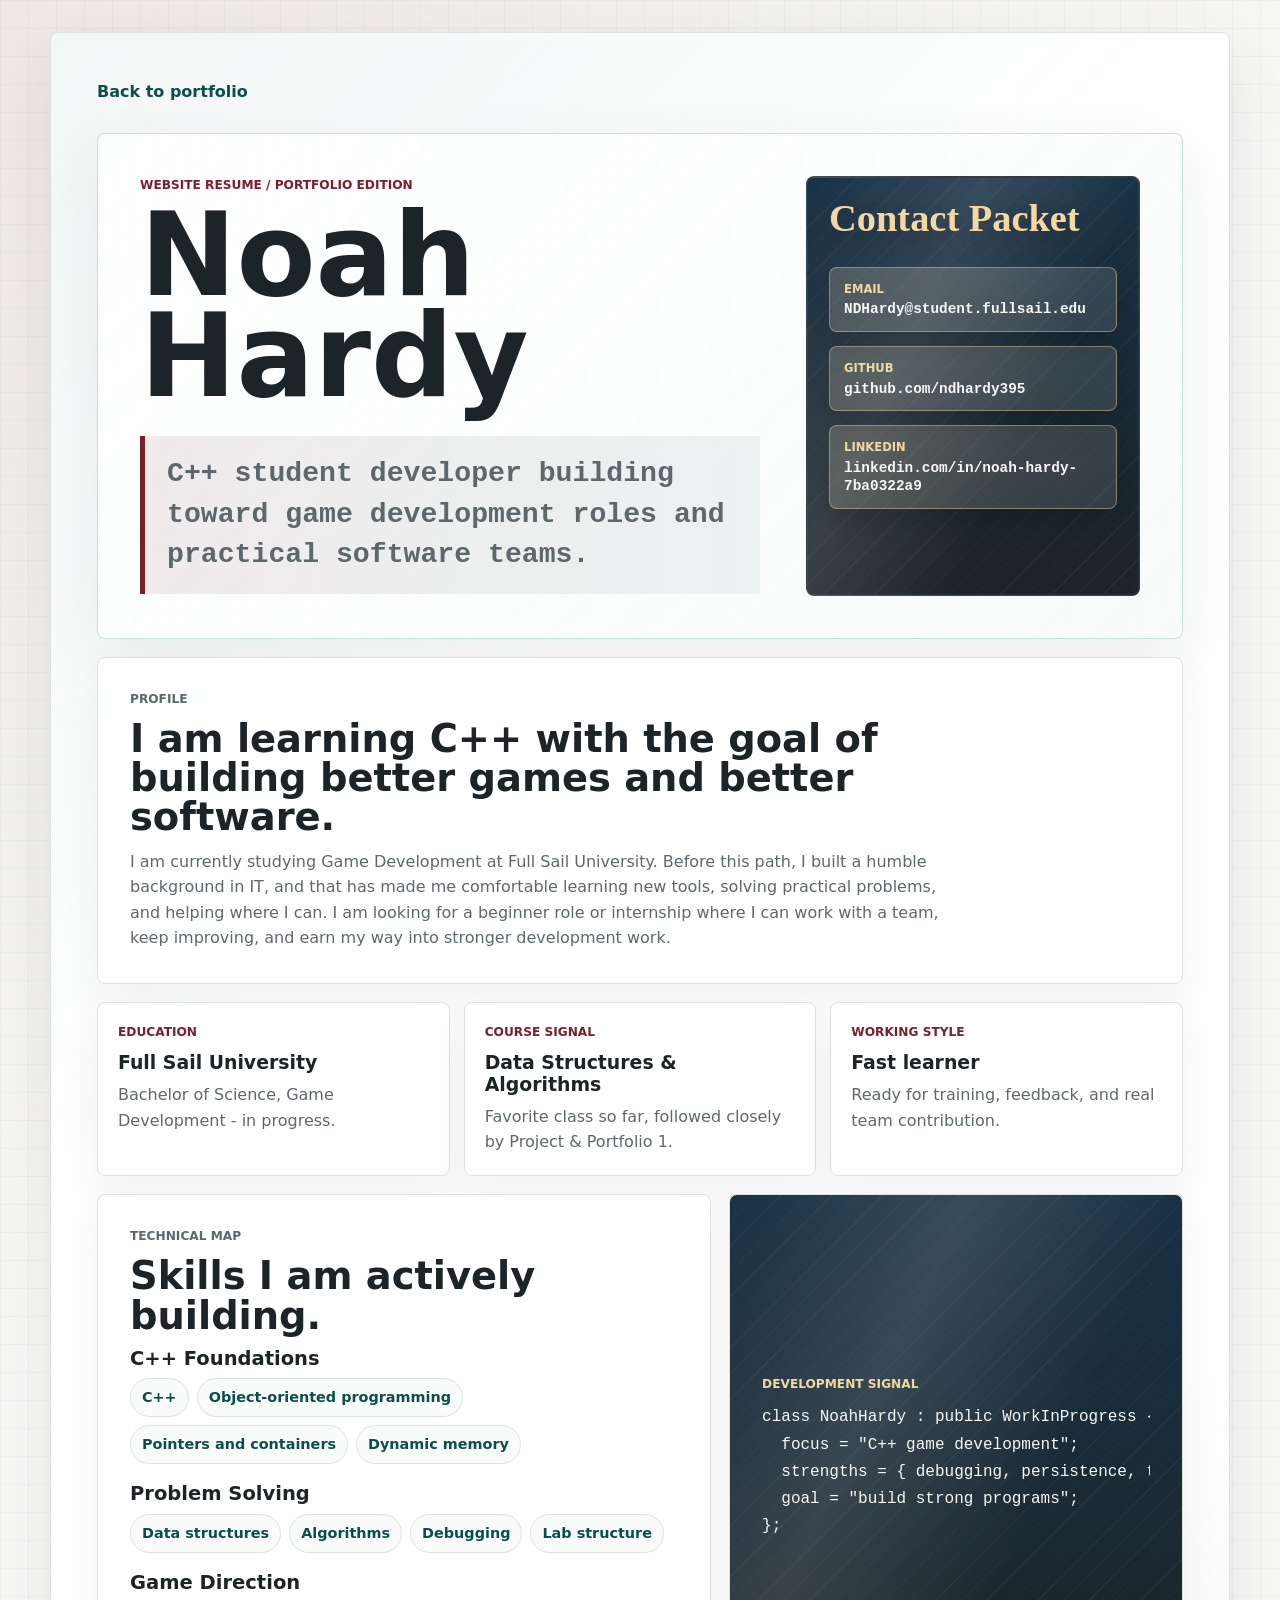
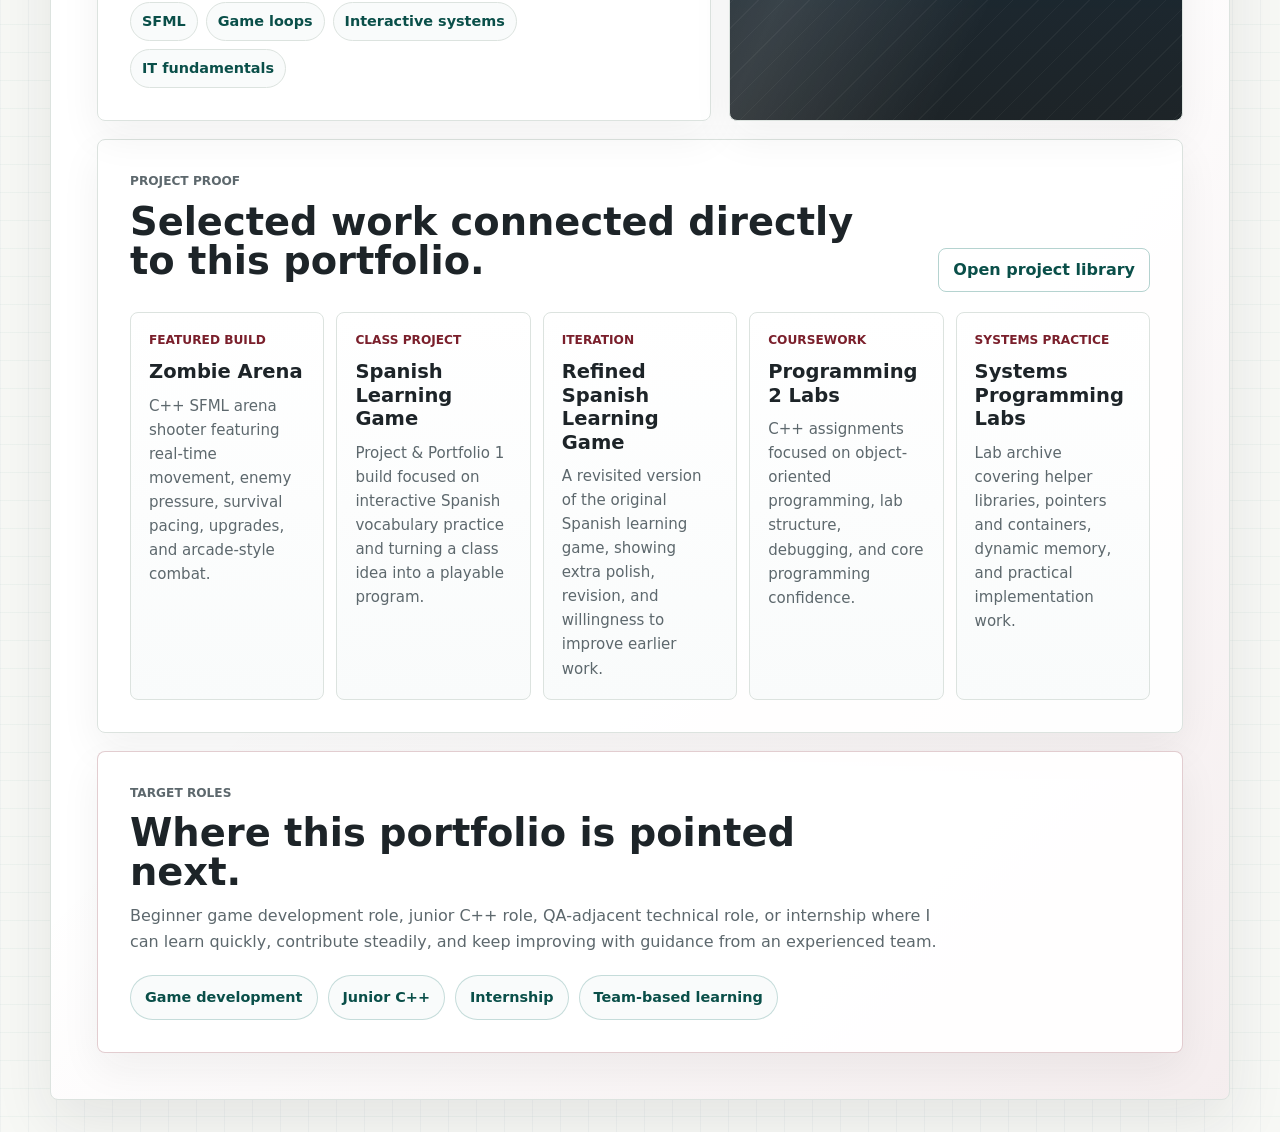
<file: assets/resume/index.html>
<!doctype html>
<html lang="en">
  <head>
    <meta charset="utf-8">
    <meta name="viewport" content="width=device-width, initial-scale=1">
    <title>Resume | Noah Hardy</title>
    <link rel="stylesheet" href="../../styles.css">
  </head>
  <body class="asset-page resume-page">
    <main class="asset-shell resume-shell">
      <a class="back-link" href="../../index.html">Back to portfolio</a>

      <header class="resume-hero">
        <div class="resume-hero-copy">
          <p class="resume-kicker">Website Resume / Portfolio Edition</p>
          <h1>Noah Hardy</h1>
          <p class="resume-title">
            C++ student developer building toward game development roles and
            practical software teams.
          </p>
        </div>

        <aside class="resume-contact-panel" aria-label="Contact links">
          <p>Contact Packet</p>
          <button class="resume-contact-button" type="button" data-copy-email="NDHardy@student.fullsail.edu" aria-live="polite">
            <span>Email</span>
            <strong>NDHardy@student.fullsail.edu</strong>
          </button>
          <a class="resume-contact-button" href="https://github.com/ndhardy395" target="_blank" rel="noreferrer">
            <span>GitHub</span>
            <strong>github.com/ndhardy395</strong>
          </a>
          <a class="resume-contact-button" href="https://www.linkedin.com/in/noah-hardy-7ba0322a9/" target="_blank" rel="noreferrer">
            <span>LinkedIn</span>
            <strong>linkedin.com/in/noah-hardy-7ba0322a9</strong>
          </a>
        </aside>
      </header>

      <section class="resume-panel resume-profile">
        <p class="resume-section-label">Profile</p>
        <h2>I am learning C++ with the goal of building better games and better software.</h2>
        <p>
          I am currently studying Game Development at Full Sail University. Before
          this path, I built a humble background in IT, and that has made me
          comfortable learning new tools, solving practical problems, and helping
          where I can. I am looking for a beginner role or internship where I can
          work with a team, keep improving, and earn my way into stronger
          development work.
        </p>
      </section>

      <section class="resume-dashboard" aria-label="Resume snapshot">
        <article class="resume-metric">
          <span>Education</span>
          <strong>Full Sail University</strong>
          <p>Bachelor of Science, Game Development - in progress.</p>
        </article>
        <article class="resume-metric">
          <span>Course Signal</span>
          <strong>Data Structures & Algorithms</strong>
          <p>Favorite class so far, followed closely by Project & Portfolio 1.</p>
        </article>
        <article class="resume-metric">
          <span>Working Style</span>
          <strong>Fast learner</strong>
          <p>Ready for training, feedback, and real team contribution.</p>
        </article>
      </section>

      <section class="resume-two-column">
        <div class="resume-panel">
          <p class="resume-section-label">Technical Map</p>
          <h2>Skills I am actively building.</h2>
          <div class="resume-skill-lanes">
            <div>
              <h3>C++ Foundations</h3>
              <ul class="resume-tags">
                <li>C++</li>
                <li>Object-oriented programming</li>
                <li>Pointers and containers</li>
                <li>Dynamic memory</li>
              </ul>
            </div>
            <div>
              <h3>Problem Solving</h3>
              <ul class="resume-tags">
                <li>Data structures</li>
                <li>Algorithms</li>
                <li>Debugging</li>
                <li>Lab structure</li>
              </ul>
            </div>
            <div>
              <h3>Game Direction</h3>
              <ul class="resume-tags">
                <li>SFML</li>
                <li>Game loops</li>
                <li>Interactive systems</li>
                <li>IT fundamentals</li>
              </ul>
            </div>
          </div>
        </div>

        <div class="resume-panel resume-code-card">
          <p class="resume-section-label">Development Signal</p>
          <pre><code>class NoahHardy : public WorkInProgress {
  focus = "C++ game development";
  strengths = { debugging, persistence, teamwork };
  goal = "build strong programs";
};</code></pre>
        </div>
      </section>

      <section class="resume-panel">
        <div class="resume-section-heading">
          <div>
            <p class="resume-section-label">Project Proof</p>
            <h2>Selected work connected directly to this portfolio.</h2>
          </div>
          <a class="resume-section-link" href="../../index.html#projects">Open project library</a>
        </div>

        <div class="resume-project-grid">
          <article>
            <span>Featured Build</span>
            <h3>Zombie Arena</h3>
            <p>
              C++ SFML arena shooter featuring real-time movement, enemy pressure,
              survival pacing, upgrades, and arcade-style combat.
            </p>
          </article>
          <article>
            <span>Class Project</span>
            <h3>Spanish Learning Game</h3>
            <p>
              Project & Portfolio 1 build focused on interactive Spanish vocabulary
              practice and turning a class idea into a playable program.
            </p>
          </article>
          <article>
            <span>Iteration</span>
            <h3>Refined Spanish Learning Game</h3>
            <p>
              A revisited version of the original Spanish learning game, showing
              extra polish, revision, and willingness to improve earlier work.
            </p>
          </article>
          <article>
            <span>Coursework</span>
            <h3>Programming 2 Labs</h3>
            <p>
              C++ assignments focused on object-oriented programming, lab
              structure, debugging, and core programming confidence.
            </p>
          </article>
          <article>
            <span>Systems Practice</span>
            <h3>Systems Programming Labs</h3>
            <p>
              Lab archive covering helper libraries, pointers and containers,
              dynamic memory, and practical implementation work.
            </p>
          </article>
        </div>
      </section>

      <section class="resume-panel resume-target">
        <p class="resume-section-label">Target Roles</p>
        <h2>Where this portfolio is pointed next.</h2>
        <p>
          Beginner game development role, junior C++ role, QA-adjacent technical
          role, or internship where I can learn quickly, contribute steadily, and
          keep improving with guidance from an experienced team.
        </p>
        <div class="resume-target-strip" aria-label="Role interests">
          <span>Game development</span>
          <span>Junior C++</span>
          <span>Internship</span>
          <span>Team-based learning</span>
        </div>
      </section>
    </main>
    <script src="../../script.js"></script>
  </body>
</html>
</file>
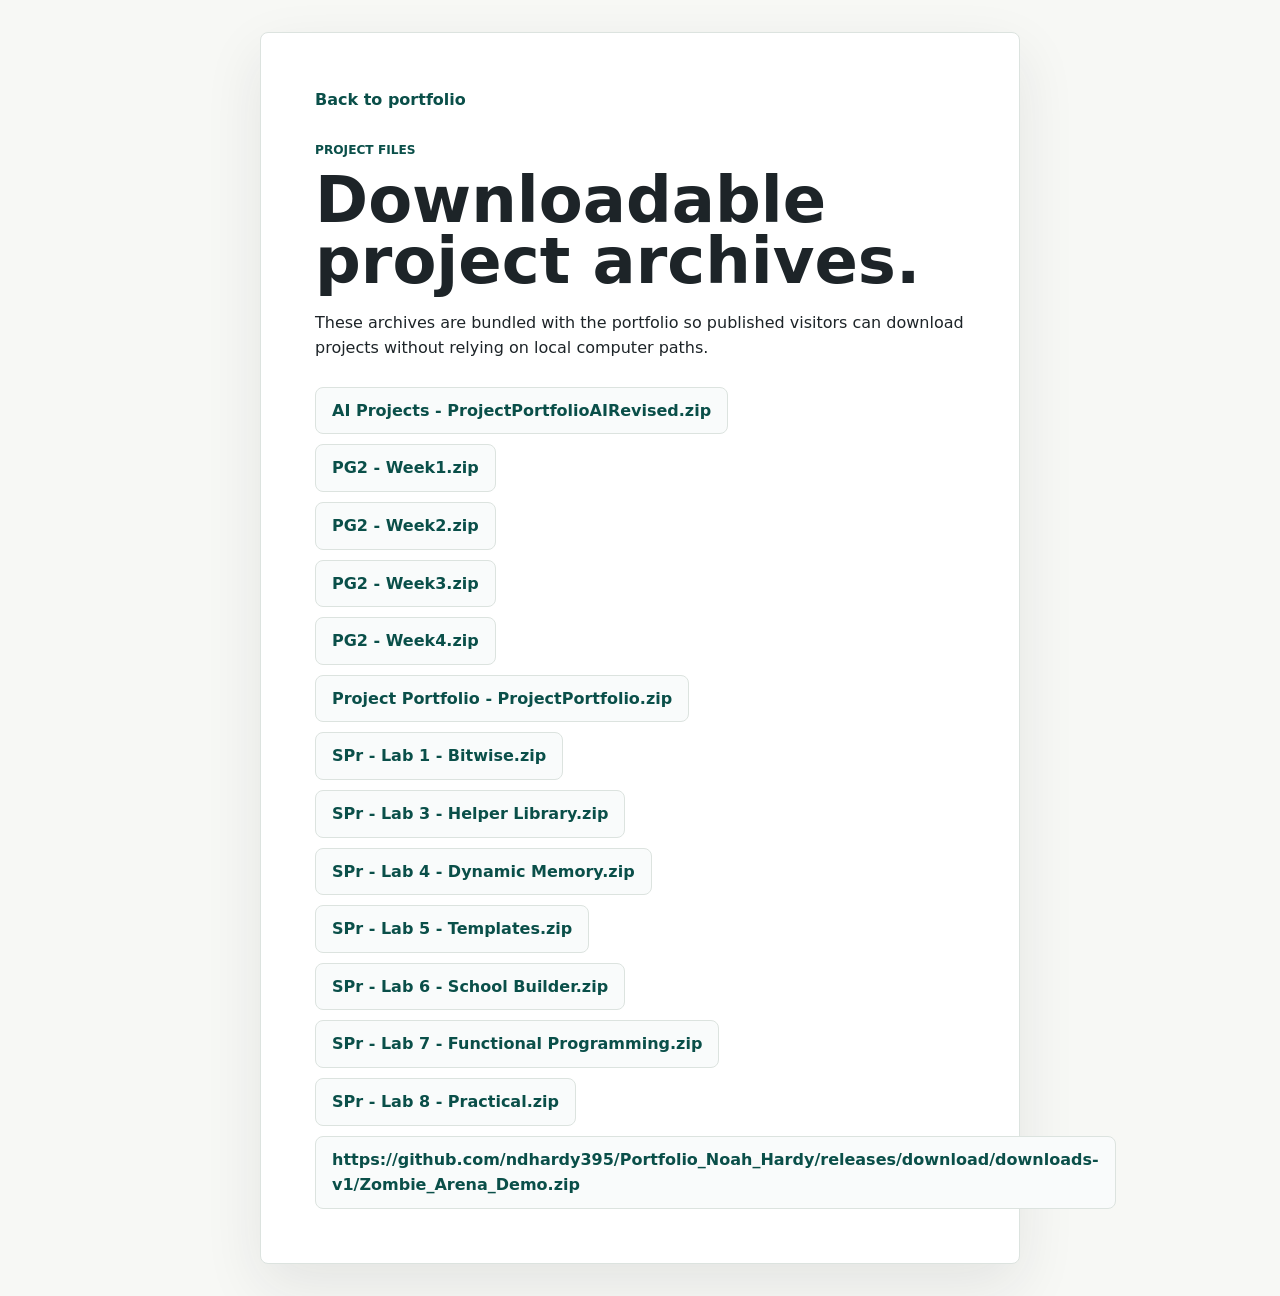
<file: assets/zips/index.html>
<!doctype html>
<html lang="en">
  <head>
    <meta charset="utf-8">
    <meta name="viewport" content="width=device-width, initial-scale=1">
    <title>Project Files | Noah Hardy</title>
    <link rel="stylesheet" href="../../styles.css">
  </head>
  <body class="asset-page">
    <main class="asset-shell">
      <a class="back-link" href="../../index.html">Back to portfolio</a>
      <p class="eyebrow">Project Files</p>
      <h1>Downloadable project archives.</h1>
      <p>
        These archives are bundled with the portfolio so published visitors can
        download projects without relying on local computer paths.
      </p>
      <div class="asset-list">
        <a href="https://github.com/ndhardy395/Portfolio_Noah_Hardy/releases/download/downloads-v1/ProjectPortfolioAIRevised.zip" download>AI Projects - ProjectPortfolioAIRevised.zip</a>
        <a href="https://github.com/ndhardy395/Portfolio_Noah_Hardy/releases/download/downloads-v1/Week1.zip" download>PG2 - Week1.zip</a>
        <a href="https://github.com/ndhardy395/Portfolio_Noah_Hardy/releases/download/downloads-v1/Week2.zip" download>PG2 - Week2.zip</a>
        <a href="https://github.com/ndhardy395/Portfolio_Noah_Hardy/releases/download/downloads-v1/Week3.zip" download>PG2 - Week3.zip</a>
        <a href="https://github.com/ndhardy395/Portfolio_Noah_Hardy/releases/download/downloads-v1/Week4.zip" download>PG2 - Week4.zip</a>
        <a href="https://github.com/ndhardy395/Portfolio_Noah_Hardy/releases/download/downloads-v1/ProjectPortfolio.zip" download>Project Portfolio - ProjectPortfolio.zip</a>
        <a href="https://github.com/ndhardy395/Portfolio_Noah_Hardy/releases/download/downloads-v1/Lab%201%20-%20Bitwise.zip" download>SPr - Lab 1 - Bitwise.zip</a>
        <a href="https://github.com/ndhardy395/Portfolio_Noah_Hardy/releases/download/downloads-v1/Lab%203%20-%20Helper%20Library.zip" download>SPr - Lab 3 - Helper Library.zip</a>
        <a href="https://github.com/ndhardy395/Portfolio_Noah_Hardy/releases/download/downloads-v1/Lab%204%20-%20Dynamic%20Memory.zip" download>SPr - Lab 4 - Dynamic Memory.zip</a>
        <a href="https://github.com/ndhardy395/Portfolio_Noah_Hardy/releases/download/downloads-v1/Lab%205%20-%20Templates.zip" download>SPr - Lab 5 - Templates.zip</a>
        <a href="https://github.com/ndhardy395/Portfolio_Noah_Hardy/releases/download/downloads-v1/Lab%206%20-%20School%20Builder.zip" download>SPr - Lab 6 - School Builder.zip</a>
        <a href="https://github.com/ndhardy395/Portfolio_Noah_Hardy/releases/download/downloads-v1/Lab%207%20-%20Functional%20Programming.zip" download>SPr - Lab 7 - Functional Programming.zip</a>
        <a href="https://github.com/ndhardy395/Portfolio_Noah_Hardy/releases/download/downloads-v1/Lab%208%20-%20Practical.zip" download>SPr - Lab 8 - Practical.zip</a>
        <a href="https://github.com/ndhardy395/Portfolio_Noah_Hardy/releases/download/downloads-v1/Zombie_Arena_Demo.zip" download>https://github.com/ndhardy395/Portfolio_Noah_Hardy/releases/download/downloads-v1/Zombie_Arena_Demo.zip</a>
      </div>
    </main>
  </body>
</html>
</file>
<file: styles.css>
:root {
  color-scheme: light;
  --bg: #f7f8f5;
  --surface: #ffffff;
  --ink: #1d2428;
  --muted: #5d686d;
  --line: #dce3df;
  --accent: #0d6f63;
  --accent-strong: #0a4f49;
  --gold: #b87918;
  --blue: #345a86;
  --shadow: 0 22px 60px rgba(29, 36, 40, 0.09);
}

* {
  box-sizing: border-box;
}

html {
  scroll-behavior: smooth;
}

body {
  margin: 0;
  background: var(--bg);
  color: var(--ink);
  font-family:
    Inter, ui-sans-serif, system-ui, -apple-system, BlinkMacSystemFont, "Segoe UI",
    sans-serif;
  line-height: 1.6;
}

body.is-lightbox-open {
  overflow: hidden;
}

a {
  color: inherit;
  text-decoration: none;
}

.site-header {
  position: sticky;
  top: 0;
  z-index: 10;
  display: flex;
  align-items: center;
  justify-content: space-between;
  gap: 24px;
  padding: 18px clamp(20px, 5vw, 72px);
  background: rgba(247, 248, 245, 0.92);
  border-bottom: 1px solid rgba(220, 227, 223, 0.9);
  backdrop-filter: blur(14px);
}

.brand {
  display: inline-flex;
  align-items: center;
  gap: 10px;
  font-weight: 800;
}

.brand-mark {
  display: grid;
  width: 38px;
  height: 38px;
  place-items: center;
  background: var(--ink);
  color: #fff;
  border-radius: 8px;
  font-size: 0.82rem;
}

.site-nav {
  display: flex;
  align-items: center;
  gap: clamp(14px, 2.5vw, 30px);
  color: var(--muted);
  font-weight: 650;
}

.site-nav a:hover,
.project-links a:hover,
.contact-links a:hover,
.link-button:hover {
  color: var(--accent);
}

.hero {
  display: grid;
  grid-template-columns: minmax(0, 1.35fr) minmax(280px, 0.65fr);
  gap: clamp(28px, 5vw, 64px);
  align-items: center;
  min-height: min(720px, calc(100vh - 76px));
  padding: clamp(42px, 6vw, 76px) clamp(20px, 5vw, 72px) clamp(34px, 5vw, 58px);
}

.hero-copy {
  max-width: 840px;
}

.eyebrow,
.project-type,
.panel-label {
  margin: 0 0 10px;
  color: var(--accent-strong);
  font-size: 0.76rem;
  font-weight: 800;
  letter-spacing: 0;
  text-transform: uppercase;
}

h1,
h2,
h3,
p {
  margin-top: 0;
}

h1 {
  max-width: 820px;
  margin-bottom: 18px;
  font-size: clamp(3rem, 6.5vw, 5.8rem);
  line-height: 0.95;
  letter-spacing: 0;
}

h2 {
  margin-bottom: 14px;
  font-size: clamp(1.8rem, 3.3vw, 3.2rem);
  line-height: 1.05;
  letter-spacing: 0;
}

h3 {
  margin-bottom: 10px;
  font-size: 1.22rem;
  line-height: 1.2;
}

.hero-text,
.section-heading p,
.profile-copy p {
  max-width: 700px;
  color: var(--muted);
  font-size: 1.08rem;
}

.hero-actions,
.contact-links,
.project-links {
  display: flex;
  flex-wrap: wrap;
  gap: 12px;
  align-items: center;
}

.button,
.contact-links a,
.project-links a,
.link-button {
  display: inline-flex;
  min-height: 44px;
  align-items: center;
  justify-content: center;
  border: 1px solid var(--line);
  border-radius: 8px;
  padding: 10px 16px;
  color: inherit;
  font: inherit;
  font-weight: 750;
  cursor: pointer;
}

.button.primary {
  background: var(--accent);
  border-color: var(--accent);
  color: #fff;
}

.button.secondary,
.contact-links a,
.project-links a,
.link-button {
  background: var(--surface);
}

.link-button.is-copied {
  border-color: rgba(13, 111, 99, 0.34);
  color: var(--accent-strong);
}

.hero-panel {
  display: grid;
  gap: 1px;
  overflow: hidden;
  background: var(--line);
  border: 1px solid var(--line);
  border-radius: 8px;
  box-shadow: var(--shadow);
}

.hero-panel > div {
  padding: 22px;
  background: var(--surface);
}

.hero-panel strong {
  display: block;
  font-size: 1.05rem;
  line-height: 1.3;
}

.section {
  padding: clamp(40px, 5vw, 68px) clamp(20px, 5vw, 72px);
  border-top: 1px solid var(--line);
}

.section-heading {
  margin-bottom: 24px;
}

.project-grid {
  display: flex;
  gap: 20px;
  overflow-x: auto;
  padding: 0 0 18px;
  scroll-snap-type: x proximity;
  scrollbar-color: rgba(13, 111, 99, 0.35) transparent;
}

.project-card {
  flex: 0 0 calc((100% - 40px) / 3);
  overflow: hidden;
  background: var(--surface);
  border: 1px solid var(--line);
  border-radius: 8px;
  box-shadow: 0 12px 34px rgba(29, 36, 40, 0.05);
  scroll-snap-align: start;
}

.project-media {
  position: relative;
}

.project-media img,
.project-video img,
.project-card > .project-image {
  cursor: zoom-in;
}

.media-placeholder {
  display: grid;
  min-height: 150px;
  place-items: center;
  background:
    linear-gradient(135deg, rgba(13, 111, 99, 0.12), rgba(52, 90, 134, 0.13)),
    repeating-linear-gradient(
      45deg,
      rgba(29, 36, 40, 0.08) 0,
      rgba(29, 36, 40, 0.08) 1px,
      transparent 1px,
      transparent 12px
    );
  color: var(--muted);
  font-weight: 800;
}

.project-image {
  display: block;
  width: 100%;
  height: 170px;
  object-fit: cover;
  background: #11191c;
}

.gallery-button {
  position: absolute;
  right: 12px;
  bottom: 12px;
  min-height: 34px;
  border: 1px solid rgba(255, 255, 255, 0.56);
  border-radius: 999px;
  padding: 6px 11px;
  background: rgba(255, 255, 255, 0.93);
  color: var(--ink);
  font: inherit;
  font-size: 0.82rem;
  font-weight: 850;
  cursor: pointer;
  box-shadow: 0 10px 24px rgba(0, 0, 0, 0.2);
}

.image-lightbox[hidden] {
  display: none;
}

.image-lightbox {
  position: fixed;
  inset: 0;
  z-index: 50;
  display: grid;
  place-items: center;
  padding: clamp(16px, 4vw, 42px);
}

.lightbox-backdrop {
  position: absolute;
  inset: 0;
  background: rgba(12, 18, 20, 0.78);
}

.lightbox-dialog {
  position: relative;
  z-index: 1;
  display: grid;
  grid-template-columns: auto minmax(0, 1fr) auto;
  gap: 14px;
  width: min(1120px, 100%);
  max-height: min(820px, 92vh);
  align-items: center;
  padding: clamp(16px, 3vw, 28px);
  background: #fbfcfb;
  border: 1px solid rgba(255, 255, 255, 0.34);
  border-radius: 8px;
  box-shadow: 0 28px 80px rgba(0, 0, 0, 0.34);
}

.lightbox-dialog img {
  grid-column: 2;
  display: block;
  width: 100%;
  max-height: calc(92vh - 150px);
  object-fit: contain;
  background: #11191c;
  border-radius: 6px;
}

.lightbox-close {
  position: absolute;
  top: 14px;
  right: 14px;
}

.lightbox-close,
.lightbox-nav {
  min-height: 40px;
  border: 1px solid var(--line);
  border-radius: 8px;
  padding: 8px 12px;
  background: var(--surface);
  color: var(--ink);
  font: inherit;
  font-weight: 800;
  cursor: pointer;
}

.lightbox-nav[hidden] {
  display: none;
}

.lightbox-prev {
  grid-column: 1;
}

.lightbox-next {
  grid-column: 3;
}

.lightbox-count {
  grid-column: 1 / -1;
  margin: 0;
  color: var(--muted);
  text-align: center;
  font-weight: 750;
}

.project-video {
  margin-bottom: 0;
  border: 0;
  border-bottom: 1px solid var(--line);
  border-radius: 0;
}

.project-video span {
  left: 14px;
  bottom: 14px;
  min-height: 38px;
  padding: 8px 13px;
  font-size: 0.9rem;
}

.project-body {
  padding: 20px;
}

.project-body p {
  color: var(--muted);
}

.tag-list {
  display: flex;
  flex-wrap: wrap;
  gap: 8px;
  padding: 0;
  margin: 18px 0;
  list-style: none;
}

.tag-list li {
  border: 1px solid var(--line);
  border-radius: 999px;
  padding: 5px 10px;
  background: #f8faf8;
  color: var(--muted);
  font-size: 0.86rem;
  font-weight: 700;
}

.split-section {
  display: grid;
  grid-template-columns: minmax(0, 0.95fr) minmax(300px, 1.05fr);
  gap: clamp(28px, 5vw, 64px);
}

.portfolio-showcase {
  background:
    linear-gradient(180deg, rgba(13, 111, 99, 0.06), transparent 42%),
    var(--bg);
}

.portfolio-intro {
  max-width: 760px;
  margin-bottom: 16px;
}

.portfolio-intro h2 {
  max-width: 720px;
  margin-bottom: 8px;
  font-size: clamp(1.55rem, 2.4vw, 2.3rem);
  line-height: 1.02;
  text-transform: none;
}

.title-smallcaps {
  font-size: 0.82em;
  font-variant-caps: small-caps;
  text-transform: uppercase;
}

.drop-letter {
  display: inline-block;
  margin-right: 3px;
  color: #7a1f2b;
  font-family: Georgia, "Times New Roman", serif;
  font-size: 1.85em;
  font-weight: 900;
  line-height: 0.62;
  text-shadow:
    1px 1px 0 rgba(184, 121, 24, 0.24),
    0 8px 18px rgba(122, 31, 43, 0.26);
  vertical-align: -0.13em;
}

.portfolio-intro p:last-child {
  max-width: 650px;
  margin-bottom: 0;
  color: var(--muted);
  font-size: 0.98rem;
}

.showcase-grid {
  display: grid;
  grid-template-columns: minmax(0, 1.25fr) minmax(300px, 0.75fr);
  gap: 18px;
  align-items: start;
}

.portfolio-main {
  display: grid;
  gap: 14px;
}

.portfolio-support {
  display: grid;
  gap: 18px;
}

.portfolio-support article,
.featured-project {
  background: var(--surface);
  border: 1px solid var(--line);
  border-radius: 8px;
  padding: 20px;
}

.portfolio-support article {
  display: flex;
  flex-direction: column;
  justify-content: center;
}

.feature-list {
  display: grid;
  gap: 14px;
}

.feature-list article,
.professional-section,
.contact-card {
  background: var(--surface);
  border: 1px solid var(--line);
  border-radius: 8px;
  padding: 22px;
}

.feature-list p {
  margin: 0;
  color: var(--muted);
}

.featured-project {
  display: grid;
  grid-template-columns: minmax(320px, 0.9fr) minmax(280px, 1fr);
  gap: 18px 22px;
  align-items: start;
  border-color: rgba(13, 111, 99, 0.28);
  box-shadow: 0 18px 42px rgba(13, 111, 99, 0.08);
}

.featured-project .tag-list {
  margin-bottom: 0;
}

.featured-copy h3 {
  margin-bottom: 10px;
  font-size: clamp(1.8rem, 2.8vw, 2.45rem);
  line-height: 1.05;
}

.featured-copy p:not(.project-type) {
  margin-bottom: 16px;
  color: var(--muted);
}

.featured-download {
  grid-column: 1 / -1;
  justify-content: center;
  margin-top: clamp(10px, 2.5vw, 28px);
}

.featured-download a {
  min-width: 230px;
  min-height: 48px;
  border-color: rgba(13, 111, 99, 0.34);
  background: #f9fbfb;
  color: var(--accent-strong);
  box-shadow: 0 14px 30px rgba(13, 111, 99, 0.1);
}

.portfolio-support h3 {
  margin-bottom: 10px;
  font-size: 1.26rem;
}

.portfolio-support p:not(.project-type) {
  color: var(--muted);
}

.video-preview {
  position: relative;
  display: block;
  overflow: hidden;
  width: 100%;
  margin-bottom: 0;
  border: 1px solid var(--line);
  border-radius: 8px;
  background: #11191c;
  aspect-ratio: 16 / 9;
}

.video-preview img {
  width: 100%;
  height: 100%;
  object-fit: cover;
  opacity: 0.82;
  transition: transform 180ms ease, opacity 180ms ease;
}

.video-preview span {
  position: absolute;
  left: 16px;
  bottom: 16px;
  display: inline-flex;
  min-height: 40px;
  align-items: center;
  border-radius: 999px;
  padding: 9px 14px;
  background: rgba(255, 255, 255, 0.94);
  color: var(--ink);
  font-weight: 850;
  font-size: 0.94rem;
  box-shadow: 0 14px 34px rgba(0, 0, 0, 0.22);
}

.video-preview:hover img {
  transform: scale(1.03);
  opacity: 0.95;
}

.professional-section {
  display: grid;
  grid-template-columns: minmax(0, 1.1fr) minmax(300px, 0.9fr);
  gap: clamp(20px, 4vw, 44px);
  align-items: center;
  margin: clamp(28px, 4vw, 48px) clamp(20px, 5vw, 72px) 0;
  background:
    linear-gradient(90deg, rgba(29, 36, 40, 0.04), transparent 45%),
    var(--surface);
}

.profile-copy h2 {
  max-width: 780px;
  margin-bottom: 12px;
  font-size: clamp(1.65rem, 3vw, 2.8rem);
}

.profile-copy p:last-child {
  max-width: 760px;
  margin-bottom: 0;
  color: var(--muted);
}

.contact-card {
  background: #f9fbfb;
}

.contact-card h3 {
  margin-bottom: 16px;
}

.site-footer {
  display: flex;
  align-items: center;
  justify-content: space-between;
  gap: 20px;
  padding: 22px clamp(20px, 5vw, 72px);
  color: var(--muted);
  border-top: 0;
}

.footer-signal {
  display: inline-flex;
  align-items: center;
  min-height: 36px;
  border: 1px solid rgba(13, 111, 99, 0.22);
  border-radius: 999px;
  padding: 6px 14px;
  background:
    linear-gradient(90deg, rgba(13, 111, 99, 0.1), rgba(184, 121, 24, 0.1)),
    #fff;
  color: var(--accent-strong);
  font-family: "SFMono-Regular", Consolas, "Liberation Mono", monospace;
  font-size: 0.82rem;
  font-weight: 800;
  box-shadow: 0 12px 30px rgba(13, 111, 99, 0.08);
}

.asset-page {
  min-height: 100vh;
  display: grid;
  place-items: center;
  padding: 32px;
}

.asset-shell {
  width: min(760px, 100%);
  padding: clamp(28px, 5vw, 54px);
  background: var(--surface);
  border: 1px solid var(--line);
  border-radius: 8px;
  box-shadow: var(--shadow);
}

.asset-shell h1 {
  margin-bottom: 18px;
  font-size: clamp(2.2rem, 5vw, 4.4rem);
}

.asset-shell p:last-child {
  margin-bottom: 0;
  color: var(--muted);
}

.back-link {
  display: inline-flex;
  margin-bottom: 28px;
  color: var(--accent-strong);
  font-weight: 800;
}

.asset-list {
  display: grid;
  gap: 10px;
  margin-top: 26px;
}

.asset-list a {
  display: inline-flex;
  width: fit-content;
  min-height: 44px;
  align-items: center;
  border: 1px solid var(--line);
  border-radius: 8px;
  padding: 10px 16px;
  background: #f9fbfb;
  color: var(--accent-strong);
  font-weight: 800;
}

.archive-links {
  display: flex;
  flex-wrap: wrap;
  gap: 8px;
  margin-top: 18px;
}

.archive-links a {
  display: inline-flex;
  min-height: 36px;
  align-items: center;
  border: 1px solid var(--line);
  border-radius: 999px;
  padding: 7px 11px;
  background: #f9fbfb;
  color: var(--accent-strong);
  font-size: 0.84rem;
  font-weight: 800;
}

.archive-card code {
  color: var(--accent-strong);
  font-family: "SFMono-Regular", Consolas, "Liberation Mono", monospace;
  font-size: 0.9em;
}

.asset-video-section {
  margin-top: 32px;
  padding-top: 26px;
  border-top: 1px solid var(--line);
}

.asset-video-section h2 {
  font-size: clamp(1.5rem, 3vw, 2.4rem);
}

.asset-video-section a {
  color: var(--accent-strong);
  font-weight: 800;
}

.resume-page {
  place-items: start center;
  background:
    linear-gradient(rgba(13, 111, 99, 0.04) 1px, transparent 1px),
    linear-gradient(90deg, rgba(52, 90, 134, 0.045) 1px, transparent 1px),
    linear-gradient(135deg, rgba(122, 31, 43, 0.08), transparent 36%),
    var(--bg);
  background-size: 28px 28px, 28px 28px, auto, auto;
}

.resume-shell {
  width: min(1180px, 100%);
  padding: clamp(24px, 4vw, 46px);
  background:
    linear-gradient(135deg, rgba(13, 111, 99, 0.055), transparent 32%),
    linear-gradient(315deg, rgba(122, 31, 43, 0.08), transparent 36%),
    var(--surface);
}

.resume-hero {
  display: grid;
  grid-template-columns: minmax(0, 1.3fr) minmax(300px, 0.7fr);
  gap: clamp(24px, 4vw, 46px);
  align-items: stretch;
  padding: clamp(24px, 4vw, 42px);
  background:
    linear-gradient(135deg, rgba(255, 255, 255, 0.84), rgba(249, 251, 251, 0.94)),
    repeating-linear-gradient(90deg, rgba(13, 111, 99, 0.06) 0 1px, transparent 1px 18px);
  border: 1px solid rgba(13, 111, 99, 0.2);
  border-radius: 8px;
  box-shadow: 0 20px 60px rgba(29, 36, 40, 0.08);
}

.resume-kicker,
.resume-section-label,
.resume-metric span,
.resume-project-grid span {
  display: block;
  margin: 0 0 10px;
  color: #7a1f2b;
  font-size: 0.76rem;
  font-weight: 900;
  letter-spacing: 0;
  text-transform: uppercase;
}

.resume-hero h1 {
  max-width: none;
  margin-bottom: 28px;
  color: var(--ink);
  font-size: clamp(4rem, 9vw, 8rem);
  line-height: 0.88;
}

.resume-title {
  display: flex;
  min-height: 150px;
  max-width: 820px;
  align-items: center;
  border-left: 5px solid #7a1f2b;
  padding: 18px 22px;
  background:
    linear-gradient(90deg, rgba(122, 31, 43, 0.07), rgba(13, 111, 99, 0.06)),
    rgba(249, 251, 251, 0.82);
  color: var(--accent-strong);
  font-family: Consolas, "Cascadia Code", "Courier New", monospace;
  font-size: clamp(1.25rem, 2.2vw, 1.9rem);
  font-weight: 700;
  line-height: 1.45;
}

.resume-target-strip span {
  min-height: 44px;
  border: 1px solid rgba(13, 111, 99, 0.22);
  border-radius: 999px;
  padding: 10px 14px;
  background: #f9fbfb;
  color: var(--accent-strong);
  font-size: 0.9rem;
  font-weight: 800;
}

.resume-contact-panel {
  display: grid;
  position: relative;
  overflow: hidden;
  align-content: start;
  gap: 14px;
  min-height: 420px;
  padding: 22px;
  background:
    linear-gradient(115deg, transparent 0%, rgba(255, 255, 255, 0.13) 18%, transparent 34%) 0 0 / 240% 100%,
    repeating-linear-gradient(135deg, rgba(255, 255, 255, 0.04) 0 1px, transparent 1px 18px),
    linear-gradient(180deg, rgba(24, 50, 71, 0.97), rgba(29, 36, 40, 0.94)),
    #1d2428;
  border: 1px solid rgba(255, 255, 255, 0.1);
  border-radius: 8px;
  box-shadow: inset 0 0 0 1px rgba(255, 255, 255, 0.05);
  animation: resume-panel-shimmer 8s linear infinite;
}

.resume-contact-panel p {
  margin: 0 0 16px;
  color: #f4d7a1;
  font-family: "Segoe Script", "Brush Script MT", "Lucida Handwriting", cursive;
  font-size: clamp(1.7rem, 3vw, 2.5rem);
  font-weight: 700;
  line-height: 1;
  text-shadow: 0 12px 28px rgba(0, 0, 0, 0.28);
}

.resume-contact-button {
  position: relative;
  display: grid;
  gap: 2px;
  width: 100%;
  overflow-wrap: anywhere;
  appearance: none;
  border: 1px solid rgba(244, 215, 161, 0.42);
  border-radius: 8px;
  padding: 12px 14px;
  background:
    linear-gradient(135deg, rgba(244, 215, 161, 0.16), rgba(255, 255, 255, 0.06)),
    rgba(255, 255, 255, 0.05);
  color: #f7f8f5;
  font: inherit;
  text-align: left;
  text-decoration: none;
  cursor: pointer;
  box-shadow: 0 14px 30px rgba(0, 0, 0, 0.2);
  transition: border-color 160ms ease, transform 160ms ease;
}

.resume-contact-button span {
  color: #f4d7a1;
  font-size: 0.72rem;
  font-weight: 900;
  text-transform: uppercase;
}

.resume-contact-button strong {
  color: #f7f8f5;
  font-family: Consolas, "Cascadia Code", "Courier New", monospace;
  font-size: 0.9rem;
  line-height: 1.3;
}

.resume-contact-button:hover,
.resume-contact-button.is-copied {
  border-color: rgba(244, 215, 161, 0.78);
  transform: translateY(-1px);
}

.resume-panel,
.resume-metric {
  background: rgba(255, 255, 255, 0.92);
  border: 1px solid var(--line);
  border-radius: 8px;
  box-shadow: 0 16px 42px rgba(29, 36, 40, 0.06);
}

.resume-panel {
  margin-top: 18px;
  padding: clamp(22px, 3vw, 32px);
}

.resume-profile h2,
.resume-panel h2 {
  max-width: 780px;
  margin-bottom: 12px;
  font-size: clamp(1.65rem, 3vw, 2.7rem);
  line-height: 1.02;
}

.resume-panel p {
  max-width: 820px;
  color: var(--muted);
}

.resume-dashboard {
  display: grid;
  grid-template-columns: repeat(3, minmax(0, 1fr));
  gap: 14px;
  margin-top: 18px;
}

.resume-metric {
  padding: 20px;
}

.resume-metric strong {
  display: block;
  margin-bottom: 8px;
  font-size: 1.18rem;
  line-height: 1.15;
}

.resume-metric p {
  margin: 0;
  color: var(--muted);
}

.resume-two-column {
  display: grid;
  grid-template-columns: minmax(0, 1.15fr) minmax(300px, 0.85fr);
  gap: 18px;
  align-items: stretch;
}

.resume-skill-lanes {
  display: grid;
  gap: 18px;
}

.resume-skill-lanes h3 {
  margin-bottom: 8px;
}

.resume-tags {
  display: flex;
  flex-wrap: wrap;
  gap: 8px;
  padding: 0;
  margin: 0;
  list-style: none;
}

.resume-tags li {
  border: 1px solid var(--line);
  border-radius: 999px;
  padding: 7px 11px;
  background: #f9fbfb;
  color: var(--accent-strong);
  font-size: 0.9rem;
  font-weight: 750;
}

.resume-code-card {
  display: grid;
  align-content: center;
  background:
    linear-gradient(115deg, transparent 0%, rgba(255, 255, 255, 0.13) 18%, transparent 34%) 0 0 / 240% 100%,
    repeating-linear-gradient(135deg, rgba(255, 255, 255, 0.04) 0 1px, transparent 1px 18px),
    linear-gradient(180deg, rgba(24, 50, 71, 0.97), rgba(29, 36, 40, 0.94)),
    #1d2428;
  animation: resume-panel-shimmer 8s linear infinite;
}

.resume-code-card .resume-section-label {
  color: #f4d7a1;
}

.resume-code-card pre {
  overflow-x: auto;
  margin: 0;
  color: #f7f8f5;
  font-family: "SFMono-Regular", Consolas, "Liberation Mono", monospace;
  font-size: clamp(0.78rem, 1.3vw, 1rem);
  line-height: 1.7;
}

.resume-section-heading {
  display: flex;
  align-items: end;
  justify-content: space-between;
  gap: 20px;
  margin-bottom: 20px;
}

.resume-section-link {
  display: inline-flex;
  min-height: 42px;
  align-items: center;
  border: 1px solid rgba(13, 111, 99, 0.3);
  border-radius: 8px;
  padding: 8px 14px;
  color: var(--accent-strong);
  font-weight: 850;
}

.resume-project-grid {
  display: grid;
  grid-template-columns: repeat(5, minmax(190px, 1fr));
  gap: 12px;
}

.resume-project-grid article {
  min-height: 230px;
  padding: 18px;
  background:
    linear-gradient(180deg, #ffffff, #f9fbfb);
  border: 1px solid var(--line);
  border-radius: 8px;
}

.resume-project-grid h3 {
  margin-bottom: 10px;
}

.resume-project-grid p {
  margin: 0;
  font-size: 0.94rem;
}

.resume-target {
  position: relative;
  overflow: hidden;
  border-color: rgba(122, 31, 43, 0.22);
}

.resume-target-strip {
  display: flex;
  flex-wrap: wrap;
  gap: 10px;
  margin-top: 20px;
}

@keyframes resume-panel-shimmer {
  0% {
    background-position: 0% 0, 0 0, 0 0, 0 0;
  }

  100% {
    background-position: 240% 0, 28px 28px, 0 0, 0 0;
  }
}

@media (prefers-reduced-motion: reduce) {
  .resume-contact-panel,
  .resume-code-card {
    animation: none;
  }
}

@media (max-width: 920px) {
  .hero,
  .split-section,
  .portfolio-intro,
  .showcase-grid,
  .featured-project,
  .professional-section,
  .resume-hero,
  .resume-dashboard,
  .resume-two-column {
    grid-template-columns: 1fr;
  }

  .resume-project-grid {
    grid-template-columns: repeat(2, minmax(0, 1fr));
  }

  .hero {
    min-height: auto;
  }

  .project-grid {
    padding-right: 2px;
  }

  .project-card {
    flex-basis: min(370px, 86vw);
  }
}

@media (max-width: 680px) {
  .site-header,
  .site-footer {
    align-items: flex-start;
    flex-direction: column;
  }

  .site-nav {
    width: 100%;
    justify-content: space-between;
    gap: 10px;
    font-size: 0.92rem;
  }

  h1 {
    font-size: 3rem;
  }

  .resume-project-grid {
    grid-template-columns: 1fr;
  }

  .resume-section-heading {
    align-items: flex-start;
    flex-direction: column;
  }

  .footer-signal {
    max-width: 100%;
    overflow-wrap: anywhere;
  }
}
</file>
